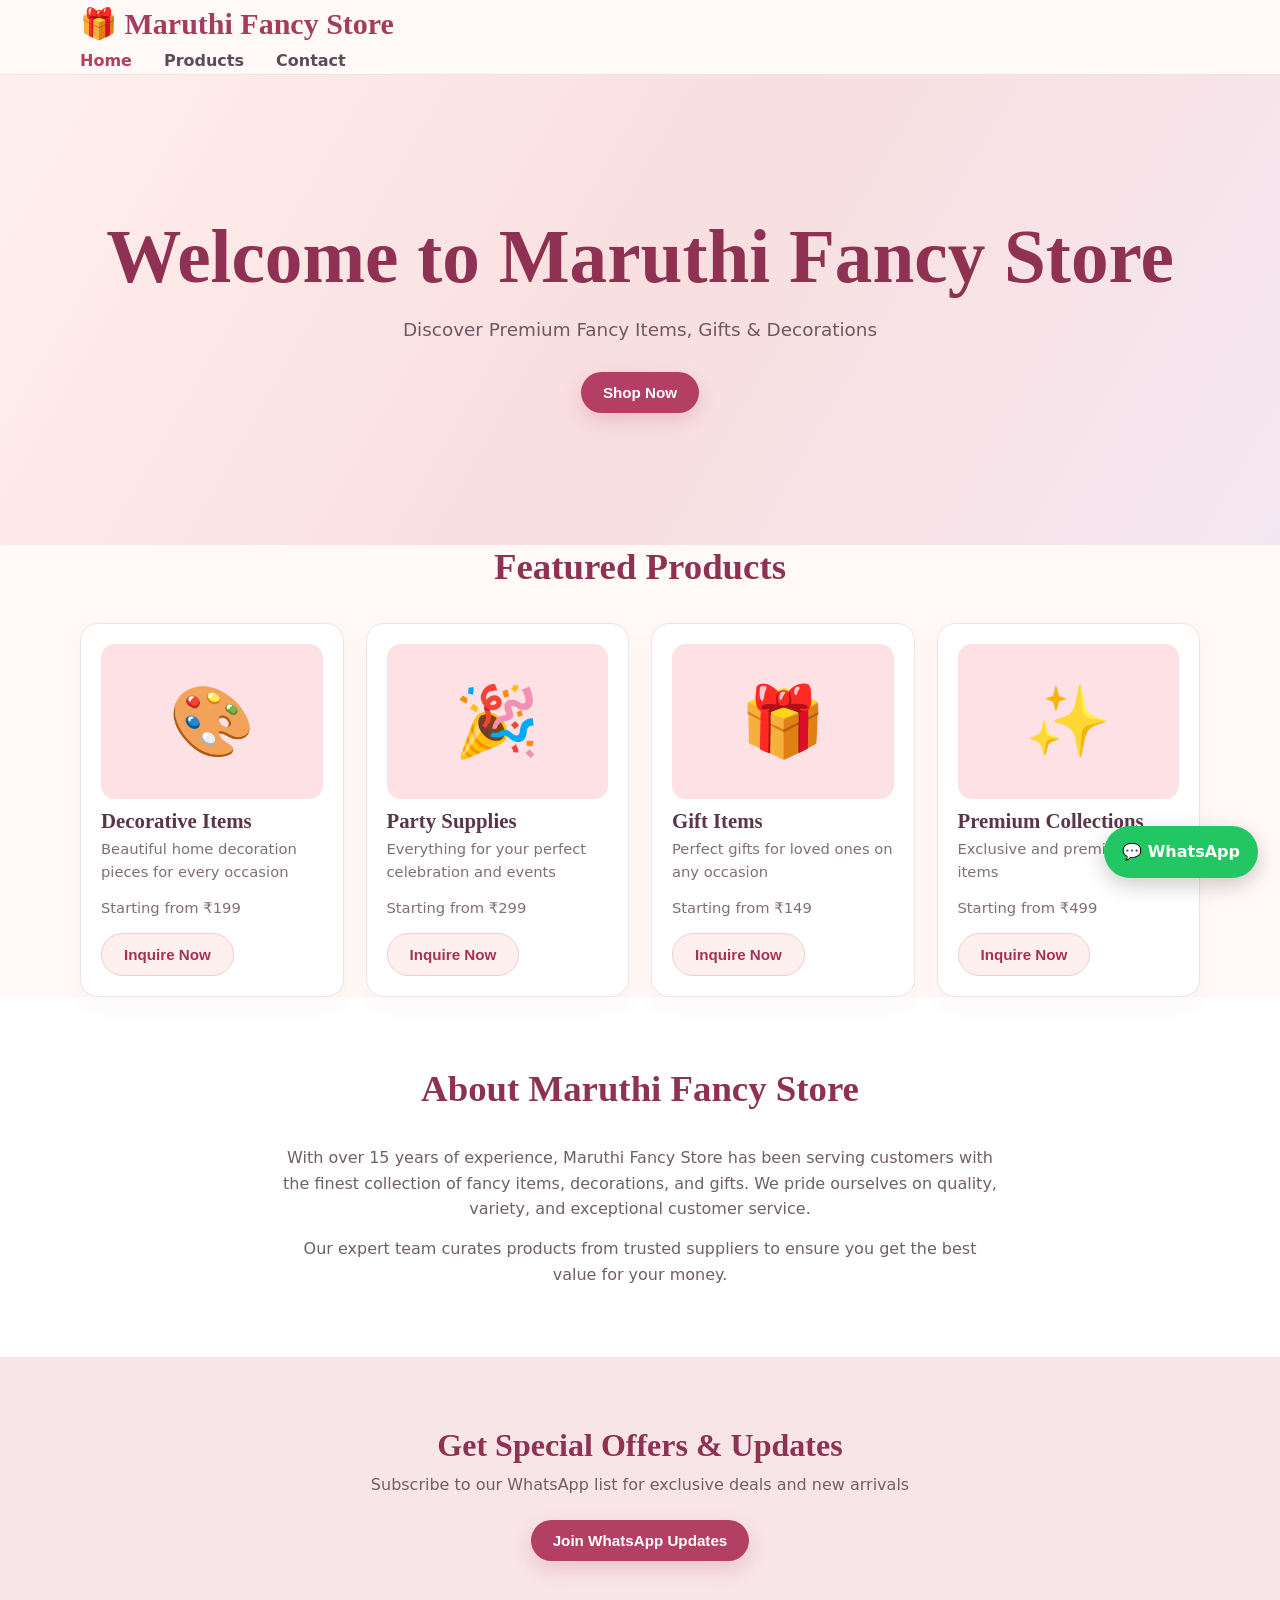
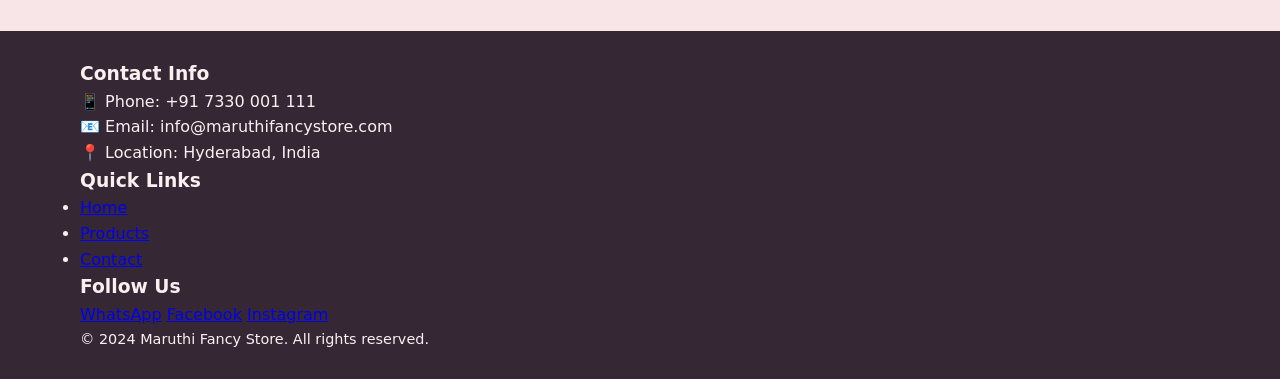
<file: index.html>
<!DOCTYPE html>
<html lang="en">
<head>
    <meta charset="UTF-8">
    <meta name="viewport" content="width=device-width, initial-scale=1.0">
    <title>Maruthi Fancy Store - Premium Fancy Items & Gifts</title>
    <link rel="stylesheet" href="styles.css">
</head>
<body>
    <!-- Navigation Bar -->
    <nav class="navbar">
        <div class="container">
            <div class="logo">
                <h1>🎁 Maruthi Fancy Store</h1>
            </div>
            <ul class="nav-links">
                <li><a href="index.html" class="active">Home</a></li>
                <li><a href="products.html">Products</a></li>
                <li><a href="contact.html">Contact</a></li>
            </ul>
        </div>
    </nav>

    <!-- Hero Section -->
    <section class="hero">
        <div class="hero-content">
            <h2>Welcome to Maruthi Fancy Store</h2>
            <p>Discover Premium Fancy Items, Gifts & Decorations</p>
            <button class="btn btn-primary" onclick="scrollToProducts()">Shop Now</button>
        </div>
    </section>

    <!-- Featured Products -->
    <section class="featured-products">
        <div class="container">
            <h2 class="section-title">Featured Products</h2>
            <div class="products-grid">
                <div class="product-card">
                    <div class="product-image">🎨</div>
                    <h3>Decorative Items</h3>
                    <p>Beautiful home decoration pieces for every occasion</p>
                    <p class="price">Starting from ₹199</p>
                    <button class="btn btn-secondary" onclick="contactWhatsApp('Interested in Decorative Items')">Inquire Now</button>
                </div>
                <div class="product-card">
                    <div class="product-image">🎉</div>
                    <h3>Party Supplies</h3>
                    <p>Everything for your perfect celebration and events</p>
                    <p class="price">Starting from ₹299</p>
                    <button class="btn btn-secondary" onclick="contactWhatsApp('Interested in Party Supplies')">Inquire Now</button>
                </div>
                <div class="product-card">
                    <div class="product-image">🎁</div>
                    <h3>Gift Items</h3>
                    <p>Perfect gifts for loved ones on any occasion</p>
                    <p class="price">Starting from ₹149</p>
                    <button class="btn btn-secondary" onclick="contactWhatsApp('Interested in Gift Items')">Inquire Now</button>
                </div>
                <div class="product-card">
                    <div class="product-image">✨</div>
                    <h3>Premium Collections</h3>
                    <p>Exclusive and premium fancy items</p>
                    <p class="price">Starting from ₹499</p>
                    <button class="btn btn-secondary" onclick="contactWhatsApp('Interested in Premium Collections')">Inquire Now</button>
                </div>
            </div>
        </div>
    </section>

    <!-- About Section -->
    <section class="about">
        <div class="container">
            <h2 class="section-title">About Maruthi Fancy Store</h2>
            <div class="about-content">
                <p>With over 15 years of experience, Maruthi Fancy Store has been serving customers with the finest collection of fancy items, decorations, and gifts. We pride ourselves on quality, variety, and exceptional customer service.</p>
                <p>Our expert team curates products from trusted suppliers to ensure you get the best value for your money.</p>
            </div>
        </div>
    </section>

    <!-- CTA Section -->
    <section class="cta-section">
        <div class="container">
            <h2>Get Special Offers & Updates</h2>
            <p>Subscribe to our WhatsApp list for exclusive deals and new arrivals</p>
            <button class="btn btn-primary" onclick="contactWhatsApp('Subscribe me to offers and updates')">Join WhatsApp Updates</button>
        </div>
    </section>

    <!-- Footer -->
    <footer class="footer">
        <div class="container">
            <div class="footer-content">
                <div class="footer-section">
                    <h3>Contact Info</h3>
                    <p>📱 Phone: +91 7330 001 111</p>
                    <p>📧 Email: info@maruthifancystore.com</p>
                    <p>📍 Location: Hyderabad, India</p>
                </div>
                <div class="footer-section">
                    <h3>Quick Links</h3>
                    <ul>
                        <li><a href="index.html">Home</a></li>
                        <li><a href="products.html">Products</a></li>
                        <li><a href="contact.html">Contact</a></li>
                    </ul>
                </div>
                <div class="footer-section">
                    <h3>Follow Us</h3>
                    <div class="social-links">
                        <a href="https://wa.me/917330001111" target="_blank">WhatsApp</a>
                        <a href="#" target="_blank">Facebook</a>
                        <a href="#" target="_blank">Instagram</a>
                    </div>
                </div>
            </div>
            <div class="footer-bottom">
                <p>&copy; 2024 Maruthi Fancy Store. All rights reserved.</p>
            </div>
        </div>
    </footer>

    <!-- WhatsApp Button -->
    <a href="https://wa.me/917330001111?text=Hello%20Maruthi%20Fancy%20Store" class="whatsapp-btn" target="_blank" title="Chat with us on WhatsApp">
        💬 WhatsApp
    </a>

    <script src="script.js"></script>
</body>
</html>
</file>
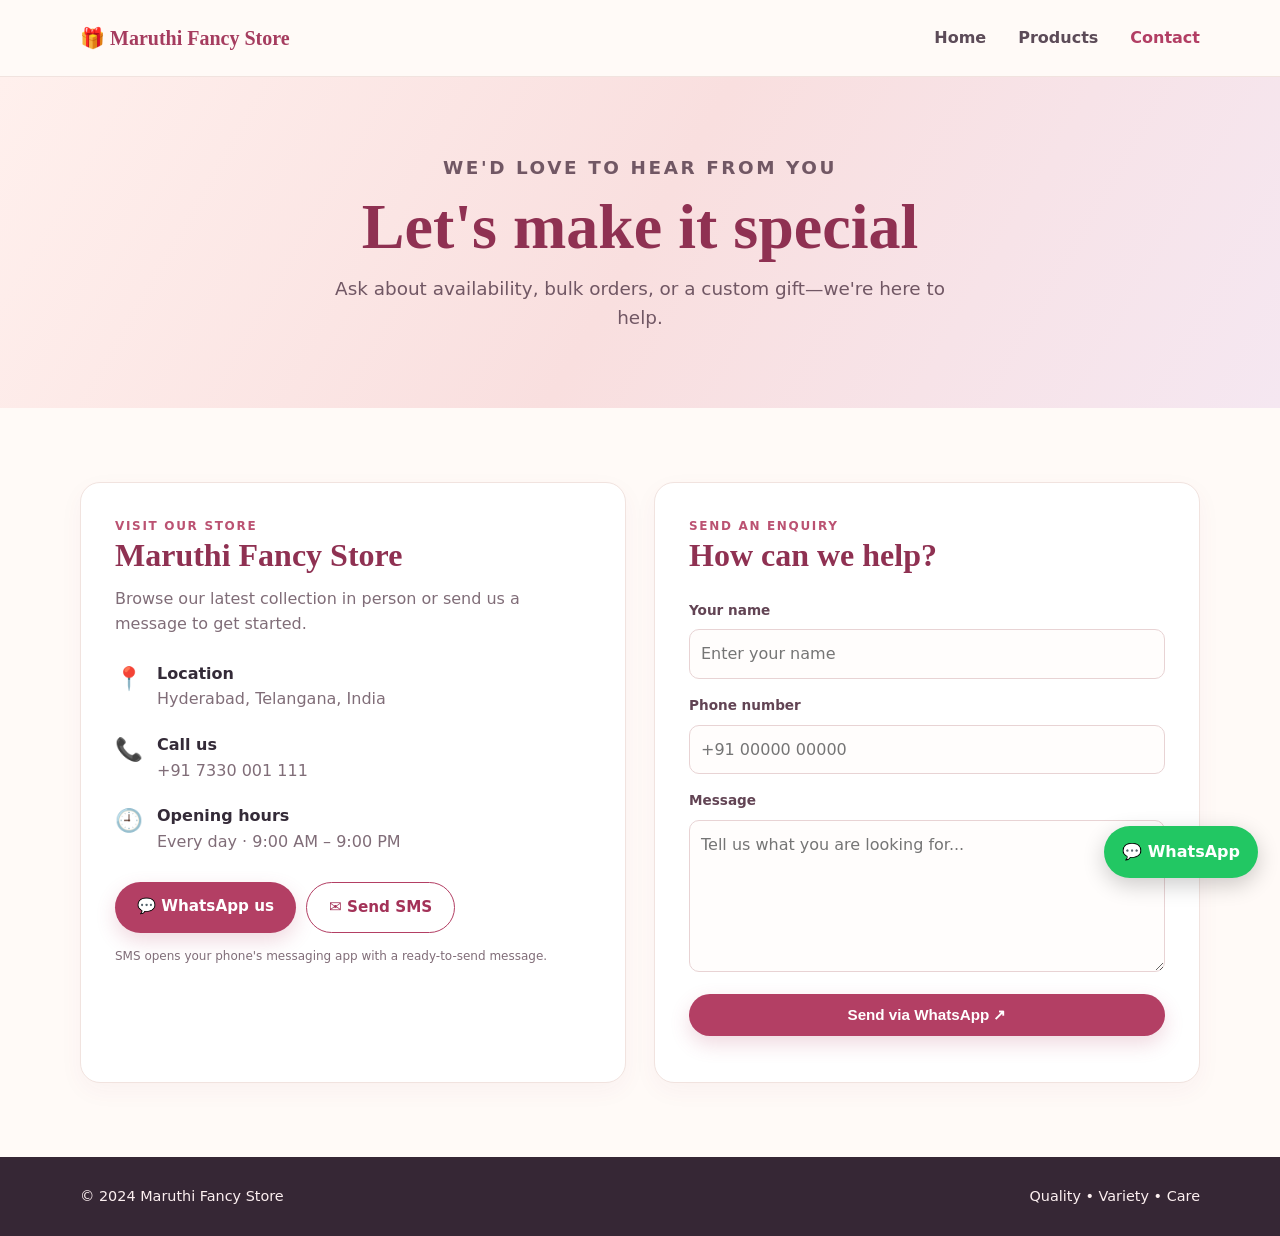
<file: contact.html>
<!DOCTYPE html>
<html lang="en">
<head>
  <meta charset="UTF-8"><meta name="viewport" content="width=device-width, initial-scale=1.0">
  <title>Contact | Maruthi Fancy Store</title><link rel="stylesheet" href="styles.css">
</head>
<body>
  <nav class="navbar"><div class="container nav-inner"><a class="logo" href="index.html">🎁 <span>Maruthi Fancy Store</span></a><button class="menu-toggle" aria-label="Toggle menu">☰</button><ul class="nav-links"><li><a href="index.html">Home</a></li><li><a href="products.html">Products</a></li><li><a class="active" href="contact.html">Contact</a></li></ul></div></nav>
  <header class="page-hero"><div class="container"><p class="eyebrow">We'd love to hear from you</p><h1>Let's make it special</h1><p>Ask about availability, bulk orders, or a custom gift—we're here to help.</p></div></header>
  <main class="container section-space contact-layout">
    <section class="contact-card"><p class="eyebrow">Visit our store</p><h2>Maruthi Fancy Store</h2><p>Browse our latest collection in person or send us a message to get started.</p><div class="contact-detail"><span>📍</span><div><strong>Location</strong><p>Hyderabad, Telangana, India</p></div></div><div class="contact-detail"><span>📞</span><div><strong>Call us</strong><p>+91 7330 001 111</p></div></div><div class="contact-detail"><span>🕘</span><div><strong>Opening hours</strong><p>Every day · 9:00 AM – 9:00 PM</p></div></div><div class="action-row"><a class="btn btn-primary" href="https://wa.me/917330001111?text=Hello%20Maruthi%20Fancy%20Store" target="_blank" rel="noopener">💬 WhatsApp us</a><a class="btn btn-outline" href="sms:+917330001111?body=Hello%20Maruthi%20Fancy%20Store%2C%20I%20would%20like%20to%20know%20more%20about%20your%20products.">✉ Send SMS</a></div><p class="small-note">SMS opens your phone's messaging app with a ready-to-send message.</p></section>
    <section class="form-card"><p class="eyebrow">Send an enquiry</p><h2>How can we help?</h2><form id="contact-form"><label for="name">Your name</label><input id="name" name="name" required placeholder="Enter your name"><label for="phone">Phone number</label><input id="phone" name="phone" type="tel" required placeholder="+91 00000 00000"><label for="message">Message</label><textarea id="message" name="message" rows="5" required placeholder="Tell us what you are looking for..."></textarea><button class="btn btn-primary" type="submit">Send via WhatsApp ↗</button><p id="form-status" class="form-status" role="status"></p></form></section>
  </main>
  <footer class="footer"><div class="container footer-bottom"><p>© 2024 Maruthi Fancy Store</p><p>Quality • Variety • Care</p></div></footer><a class="whatsapp-btn" href="https://wa.me/917330001111?text=Hello%20Maruthi%20Fancy%20Store" target="_blank" rel="noopener">💬 WhatsApp</a><script src="script.js"></script>
</body>
</html>
</file>
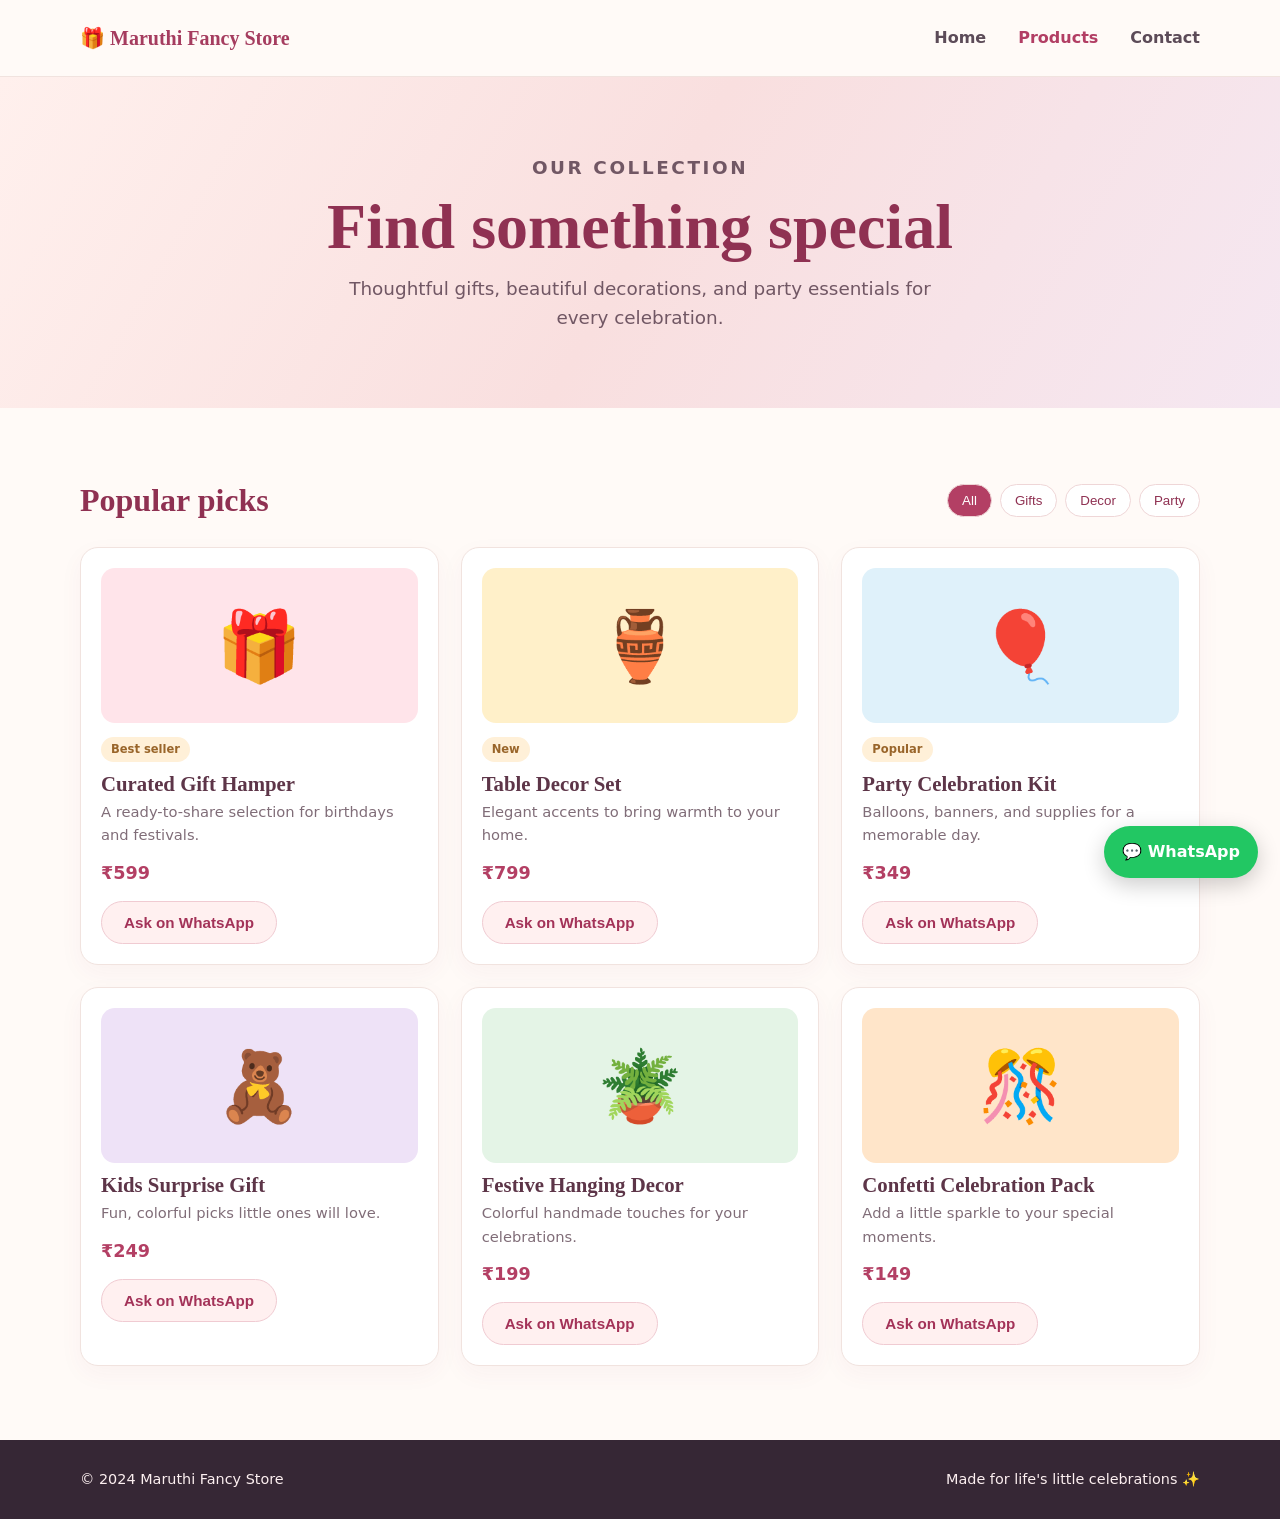
<file: products.html>
<!DOCTYPE html>
<html lang="en">
<head>
  <meta charset="UTF-8"><meta name="viewport" content="width=device-width, initial-scale=1.0">
  <title>Products | Maruthi Fancy Store</title>
  <link rel="stylesheet" href="styles.css">
</head>
<body>
  <nav class="navbar"><div class="container nav-inner"><a class="logo" href="index.html">🎁 <span>Maruthi Fancy Store</span></a><button class="menu-toggle" aria-label="Toggle menu">☰</button><ul class="nav-links"><li><a href="index.html">Home</a></li><li><a class="active" href="products.html">Products</a></li><li><a href="contact.html">Contact</a></li></ul></div></nav>
  <header class="page-hero"><div class="container"><p class="eyebrow">Our collection</p><h1>Find something special</h1><p>Thoughtful gifts, beautiful decorations, and party essentials for every celebration.</p></div></header>
  <main class="container section-space">
    <div class="filter-bar"><h2>Popular picks</h2><div class="filters" role="group" aria-label="Product filters"><button class="filter active" data-category="all">All</button><button class="filter" data-category="gifts">Gifts</button><button class="filter" data-category="decor">Decor</button><button class="filter" data-category="party">Party</button></div></div>
    <div class="products-grid catalog-grid">
      <article class="product-card" data-category="gifts"><div class="product-image pink">🎁</div><span class="tag">Best seller</span><h3>Curated Gift Hamper</h3><p>A ready-to-share selection for birthdays and festivals.</p><strong class="price">₹599</strong><button class="btn btn-secondary inquire" data-product="Curated Gift Hamper">Ask on WhatsApp</button></article>
      <article class="product-card" data-category="decor"><div class="product-image gold">🏺</div><span class="tag">New</span><h3>Table Decor Set</h3><p>Elegant accents to bring warmth to your home.</p><strong class="price">₹799</strong><button class="btn btn-secondary inquire" data-product="Table Decor Set">Ask on WhatsApp</button></article>
      <article class="product-card" data-category="party"><div class="product-image blue">🎈</div><span class="tag">Popular</span><h3>Party Celebration Kit</h3><p>Balloons, banners, and supplies for a memorable day.</p><strong class="price">₹349</strong><button class="btn btn-secondary inquire" data-product="Party Celebration Kit">Ask on WhatsApp</button></article>
      <article class="product-card" data-category="gifts"><div class="product-image purple">🧸</div><h3>Kids Surprise Gift</h3><p>Fun, colorful picks little ones will love.</p><strong class="price">₹249</strong><button class="btn btn-secondary inquire" data-product="Kids Surprise Gift">Ask on WhatsApp</button></article>
      <article class="product-card" data-category="decor"><div class="product-image green">🪴</div><h3>Festive Hanging Decor</h3><p>Colorful handmade touches for your celebrations.</p><strong class="price">₹199</strong><button class="btn btn-secondary inquire" data-product="Festive Hanging Decor">Ask on WhatsApp</button></article>
      <article class="product-card" data-category="party"><div class="product-image orange">🎊</div><h3>Confetti Celebration Pack</h3><p>Add a little sparkle to your special moments.</p><strong class="price">₹149</strong><button class="btn btn-secondary inquire" data-product="Confetti Celebration Pack">Ask on WhatsApp</button></article>
    </div>
  </main>
  <footer class="footer"><div class="container footer-bottom"><p>© 2024 Maruthi Fancy Store</p><p>Made for life's little celebrations ✨</p></div></footer>
  <a class="whatsapp-btn" href="https://wa.me/917330001111?text=Hello%20Maruthi%20Fancy%20Store" target="_blank" rel="noopener">💬 WhatsApp</a>
  <script src="script.js"></script>
</body>
</html>
</file>
<file: styles.css>
*{box-sizing:border-box;margin:0;padding:0}body{font-family:Inter,system-ui,-apple-system,BlinkMacSystemFont,"Segoe UI",sans-serif;color:#342b38;background:#fffaf7;line-height:1.6}.container{width:min(1120px,92%);margin:auto}.navbar{background:#fffaf7;border-bottom:1px solid #f1e3df;position:sticky;top:0;z-index:10}.nav-inner{min-height:76px;display:flex;align-items:center;justify-content:space-between}.logo{font-family:Georgia,serif;font-size:1.25rem;font-weight:700;color:#a53c5f;text-decoration:none}.nav-links{display:flex;list-style:none;gap:2rem}.nav-links a{color:#5c4b58;text-decoration:none;font-weight:600}.nav-links a:hover,.nav-links a.active{color:#b23e64}.menu-toggle{display:none;background:none;border:0;font-size:1.5rem;color:#a53c5f}.hero,.page-hero{background:linear-gradient(120deg,#fff0ed,#f9dfdf 50%,#f5e7f1);text-align:center}.hero{min-height:470px;display:grid;place-items:center;padding:70px 20px}.hero-content h2,.page-hero h1{font:700 clamp(2.4rem,6vw,4.7rem)/1.08 Georgia,serif;color:#8f3152;margin:10px auto 18px}.hero-content p,.page-hero p{font-size:1.15rem;color:#715764;margin-bottom:28px}.page-hero{padding:76px 20px}.page-hero h1{font-size:clamp(2.5rem,5vw,4rem);margin-bottom:12px}.page-hero p{margin:0;max-width:620px;margin-inline:auto}.eyebrow{text-transform:uppercase;letter-spacing:.14em;font-size:.75rem;font-weight:800;color:#bb5272}.btn{border:0;border-radius:999px;padding:12px 22px;font-weight:750;text-decoration:none;display:inline-block;cursor:pointer;font-size:.95rem}.btn-primary{background:#b33f64;color:white;box-shadow:0 8px 20px #b33f6433}.btn-primary:hover{background:#8e2d4d}.btn-secondary{background:#fff0f0;color:#a33258;border:1px solid #f0cbd2;margin-top:14px}.btn-outline{border:1px solid #b33f64;color:#a33258;background:white}.section-space{padding:74px 0}.section-title{text-align:center;font:700 2.3rem Georgia,serif;color:#8f3152;margin-bottom:35px}.products-grid{display:grid;grid-template-columns:repeat(4,1fr);gap:22px}.catalog-grid{grid-template-columns:repeat(3,1fr)}.product-card{background:white;border:1px solid #f1e3df;border-radius:18px;padding:20px;box-shadow:0 8px 25px #8f31520b}.product-card h3{font:700 1.3rem Georgia,serif;color:#5d3548;margin:10px 0 4px}.product-card p{color:#806d78;font-size:.92rem}.product-image{height:155px;border-radius:14px;display:grid;place-items:center;font-size:4.3rem;background:#fde1e4}.product-image.pink{background:#ffe4ea}.product-image.gold{background:#fff0c9}.product-image.blue{background:#dff1fa}.product-image.purple{background:#eee2f7}.product-image.green{background:#e4f4e6}.product-image.orange{background:#ffe5c9}.price{color:#b33f64;font-size:1.1rem;display:block;margin-top:12px}.tag{display:inline-block;background:#fff0d8;color:#99652a;border-radius:20px;padding:3px 10px;font-size:.72rem;font-weight:700;margin-top:14px}.about,.cta-section{padding:70px 20px;text-align:center}.about{background:#fff}.about-content{max-width:720px;margin:auto;color:#705e68}.about-content p+p{margin-top:14px}.cta-section{background:#f8e5e8}.cta-section h2{font:700 2rem Georgia,serif;color:#8f3152;margin-bottom:8px}.cta-section p{margin-bottom:22px;color:#705e68}.footer{background:#362735;color:#fceff0;padding:28px 0}.footer-bottom{display:flex;justify-content:space-between;gap:16px;font-size:.9rem}.whatsapp-btn{position:fixed;right:22px;bottom:22px;background:#22c763;color:white;border-radius:30px;padding:13px 18px;text-decoration:none;font-weight:700;box-shadow:0 7px 22px #0003;z-index:5}.filter-bar{display:flex;justify-content:space-between;align-items:center;margin-bottom:28px}.filter-bar h2,.contact-card h2,.form-card h2{font:700 2rem Georgia,serif;color:#8f3152}.filters{display:flex;gap:8px}.filter{border:1px solid #efd6d7;background:white;border-radius:20px;padding:8px 14px;color:#8f3152;cursor:pointer}.filter.active,.filter:hover{background:#b33f64;color:white}.contact-layout{display:grid;grid-template-columns:1fr 1fr;gap:28px}.contact-card,.form-card{background:white;border:1px solid #f1e3df;border-radius:20px;padding:34px;box-shadow:0 8px 25px #8f31520b}.contact-card>p:not(.eyebrow){color:#806d78;margin:12px 0 24px}.contact-detail{display:flex;gap:14px;margin:20px 0}.contact-detail>span{font-size:1.4rem}.contact-detail p{color:#806d78}.action-row{display:flex;gap:10px;flex-wrap:wrap;margin-top:28px}.small-note{font-size:.75rem!important;margin-top:14px!important}.form-card form{display:grid;gap:8px;margin-top:18px}.form-card label{font-size:.85rem;font-weight:700;color:#624454;margin-top:8px}.form-card input,.form-card textarea{font:inherit;border:1px solid #e8d3d4;border-radius:10px;padding:11px;background:#fffdfc;resize:vertical}.form-card input:focus,.form-card textarea:focus{outline:2px solid #e7a5b3;border-color:transparent}.form-status{font-size:.85rem;color:#3d8a5a;margin-top:4px}.form-card .btn{margin-top:14px}
@media(max-width:800px){.products-grid,.catalog-grid{grid-template-columns:repeat(2,1fr)}.contact-layout{grid-template-columns:1fr}.filter-bar{display:block}.filters{margin-top:14px;flex-wrap:wrap}.menu-toggle{display:block}.nav-links{display:none;position:absolute;top:76px;left:0;right:0;background:#fffaf7;padding:18px 4%;flex-direction:column;gap:12px;border-bottom:1px solid #f1e3df}.nav-links.open{display:flex}.footer-bottom{display:block}.footer-bottom p+p{margin-top:6px}}
@media(max-width:480px){.products-grid,.catalog-grid{grid-template-columns:1fr}.hero{min-height:410px}.contact-card,.form-card{padding:24px}.whatsapp-btn{right:14px;bottom:14px}}
</file>
